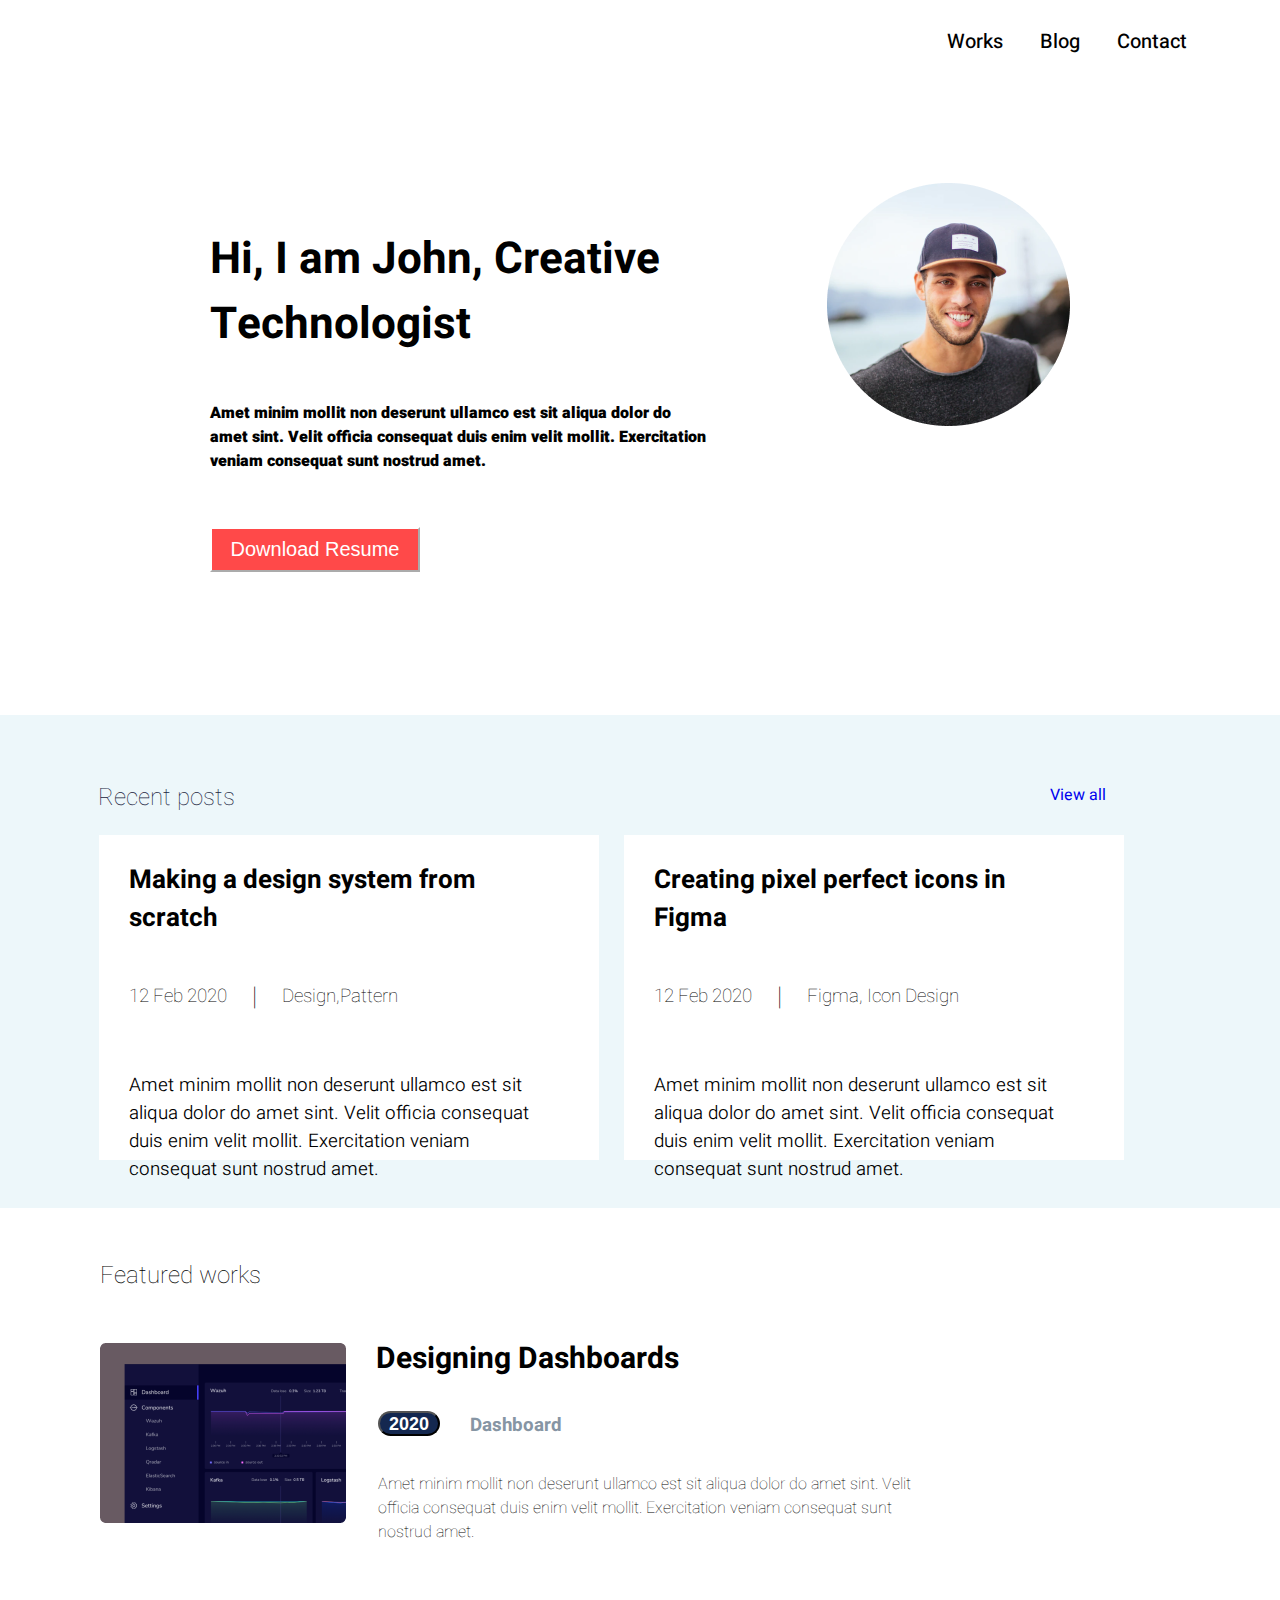
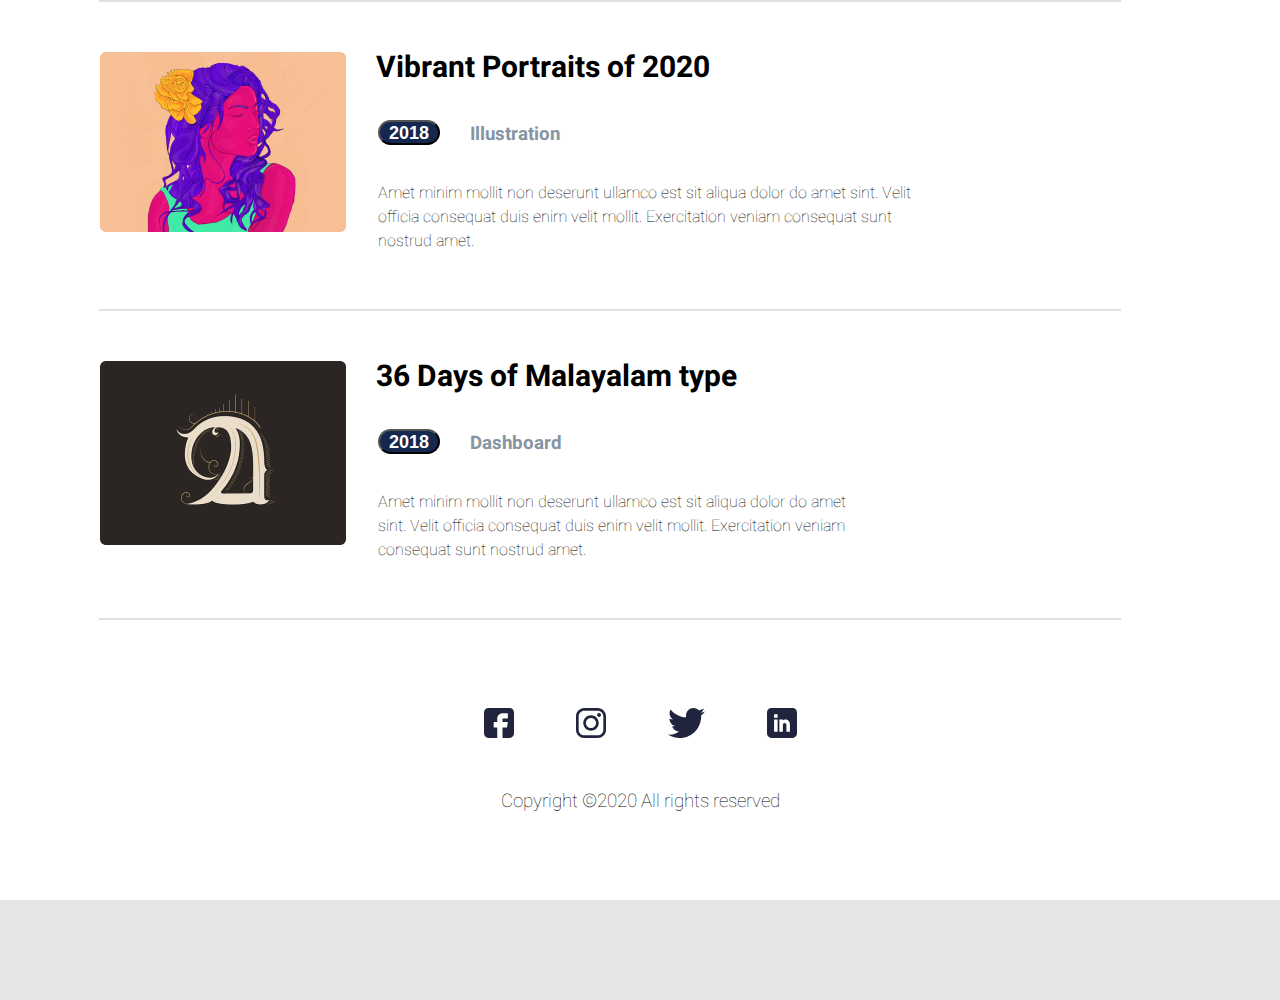
<file: index.html>
<!DOCTYPE html>
<html lang="en">
  <head>
    <meta charset="UTF-8" />
    <meta http-equiv="X-UA-Compatible" content="IE=edge" />
    <meta name="viewport" content="width=device-width, initial-scale=1.0" />
    <meta name="viewport" content="width=device-width, initial-scale=1.0" />
    <link rel="stylesheet" href="./style.css" />
    <link rel="preconnect" href="https://fonts.googleapis.com" />
    <link rel="preconnect" href="https://fonts.gstatic.com" crossorigin />
    <link
      href="https://fonts.googleapis.com/css2?family=Heebo:wght@100;200;300;400;500;600&display=swap"
      rel="stylesheet"
    />
    <title>MyPortfolio</title>
  </head>
  <body>
    <div class="container">
      <nav>
        <a href="./works.html">Works</a>
        <a href="./blog.html">Blog</a>
        <a href="./contact.html">Contact</a>
      </nav>
    </div>
    <div class="container1">
      <div class="section">
        <div class="block">
          <div class="blockIn">
            <p class="hiJohn">Hi, I am John, Creative Technologist</p>
            <p class="justText">
              Amet minim mollit non deserunt ullamco est sit aliqua dolor do
              amet sint. Velit officia consequat duis enim velit mollit.
              Exercitation veniam consequat sunt nostrud amet.
            </p>
            <button>Download Resume</button>
          </div>
          <picture>
            <img src="./Ellipse 1.png" />
          </picture>
        </div>
      </div>
    </div>

    <div class="section2">
      <div class="recentPost">
        <h2>Recent posts</h2>
        <a href="#">View all</a>
      </div>
      <div class="myBlock">
        <div class="block1">
          <p>Making a design system from <br />scratch</p>
          <div class="month">
            <h3>12 Feb 2020</h3>
            <p>|</p>
            <h3>Design,Pattern</h3>
          </div>
          <h3>
            Amet minim mollit non deserunt ullamco est sit<br />
            aliqua dolor do amet sint. Velit officia consequat <br />duis enim
            velit mollit. Exercitation veniam<br />
            consequat sunt nostrud amet.
          </h3>
        </div>
        <div class="block1">
          <p>
            Creating pixel perfect icons in<br />
            Figma
          </p>
          <div class="month">
            <h3>12 Feb 2020</h3>
            <p>|</p>
            <h3>Figma, Icon Design</h3>
          </div>
          <h3>
            Amet minim mollit non deserunt ullamco est sit<br />
            aliqua dolor do amet sint. Velit officia consequat<br />
            duis enim velit mollit. Exercitation veniam<br />
            consequat sunt nostrud amet.
          </h3>
        </div>
      </div>
    </div>
    <div class="section3">
      <div class="featuredWorks">
        <h2>Featured works</h2>
      </div>
      <div class="pictureInBlock">
        <div class="picturesForDesign">
          <img src="./Rectangle 30.png" />
        </div>
        <div class="textForDesign">
          <p class="dashboard">Designing Dashboards</p>
          <div class="buttonWithText">
            <button>2020</button>
            <h3>Dashboard</h3>
          </div>
          <p class="text">
            Amet minim mollit non deserunt ullamco est sit aliqua dolor do amet
            sint. Velit<br />
            officia consequat duis enim velit mollit. Exercitation veniam
            consequat sunt<br />
            nostrud amet.
          </p>
        </div>
      </div>
      <div class="vector"></div>
      <div class="pictureInBlock">
        <div class="picturesForDesign">
          <img src="./Rectangle 32.png" />
        </div>
        <div class="textForDesign">
          <p class="dashboard">Vibrant Portraits of 2020</p>
          <div class="buttonWithText">
            <button>2018</button>
            <h3>Illustration</h3>
          </div>
          <p class="text">
            Amet minim mollit non deserunt ullamco est sit aliqua dolor do amet
            sint. Velit<br />
            officia consequat duis enim velit mollit. Exercitation veniam
            consequat sunt<br />
            nostrud amet.
          </p>
        </div>
      </div>
      <div class="vector"></div>
      <div class="pictureInBlock">
        <div class="picturesForDesign">
          <img src="./Rectangle 34.png" />
        </div>
        <div class="textForDesign">
          <p class="dashboard">36 Days of Malayalam type</p>
          <div class="buttonWithText">
            <button>2018</button>
            <h3>Dashboard</h3>
          </div>
          <p class="text">
            Amet minim mollit non deserunt ullamco est sit aliqua dolor do
            amet<br />
            sint. Velit officia consequat duis enim velit mollit. Exercitation
            veniam<br />
            consequat sunt nostrud amet.
          </p>
        </div>
      </div>
      <div class="vector"></div>
    </div>
    <footer>
      <div class="socialMediaLogo">
        <img src="./fb.svg" />
        <img src="./insta.svg" />
        <img src="./Vector.svg" />
        <img src="./Linkedin.svg" />
      </div>
      <h3>Copyright ©2020 All rights reserved</h3>
      <div class="greyEnd"></div>
    </footer>
  </body>
</html>
</file>
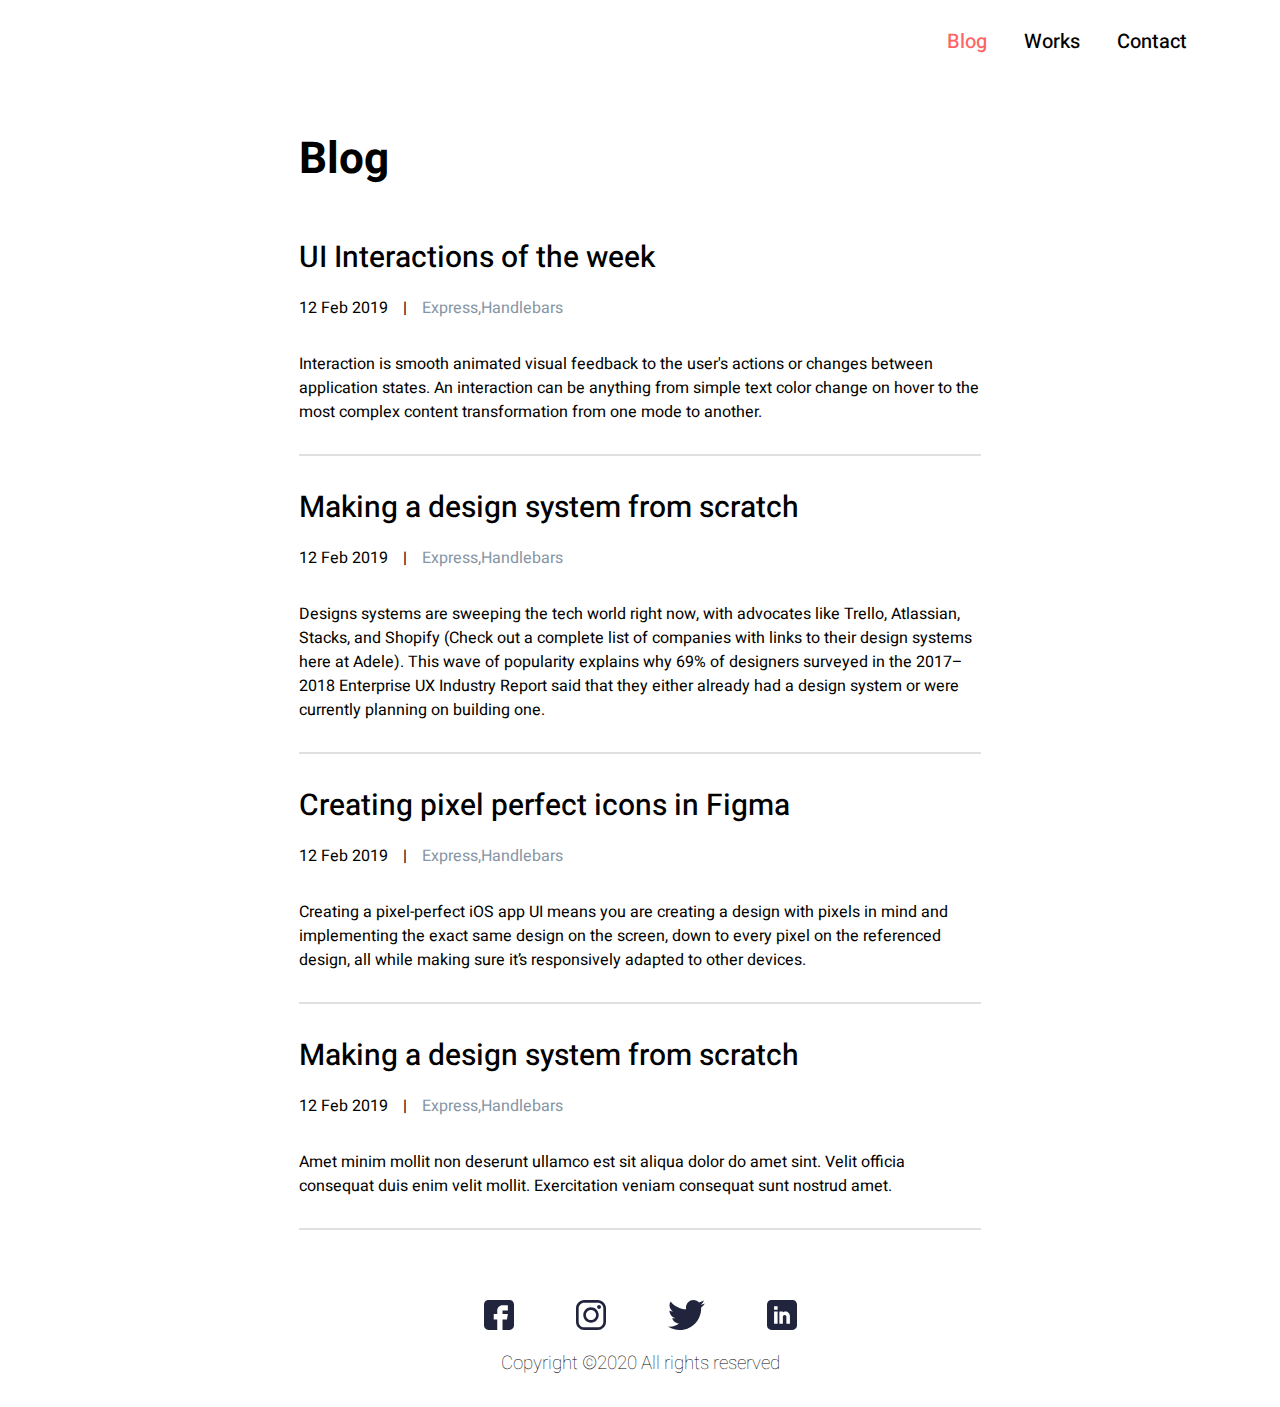
<file: blog.html>
<!DOCTYPE html>
<html lang="en">
  <head>
    <meta charset="UTF-8" />
    <meta http-equiv="X-UA-Compatible" content="IE=edge" />
    <meta name="viewport" content="width=device-width, initial-scale=1.0" />
    <link rel="stylesheet" href="./blog.css" />
    <link rel="preconnect" href="https://fonts.googleapis.com" />
    <link rel="preconnect" href="https://fonts.gstatic.com" crossorigin />
    <link
      href="https://fonts.googleapis.com/css2?family=Heebo:wght@100;200;300;400;500;600&display=swap"
      rel="stylesheet"
    />
    <title>Blog</title>
  </head>
  <body>
    <div class="section1">
      <header>
        <nav>
          <a href="./index.html" class="one">Blog</a>
          <a href="./works.html">Works</a>
          <a href="./contact.html">Contact</a>
        </nav>
      </header>
      <div class="section2">
        <div class="block1">
          <p class="blog">Blog</p>
          <div class="block2">
            <p class="uiInteractionsOfTheWeek">UI Interactions of the week</p>
          </div>
          <div class="block3">
            <p class="data">12 Feb 2019</p>
            <p class="lineHorizontal">|</p>
            <p class="express">Express,Handlebars</p>
          </div>
          <div class="block4">
            <p class="aboutText">
              Interaction is smooth animated visual feedback to the user's
              actions or changes between application states. An interaction can
              be anything from simple text color change on hover to the most
              complex content transformation from one mode to another.
            </p>
            <div class="vector"></div>
          </div>
        </div>
      </div>
      <div class="section2">
        <div class="block1">
          <div class="block2">
            <p class="uiInteractionsOfTheWeek">
              Making a design system from scratch
            </p>
          </div>
          <div class="block3">
            <p class="data">12 Feb 2019</p>
            <p class="lineHorizontal">|</p>
            <p class="express">Express,Handlebars</p>
          </div>
          <div class="block4">
            <p class="aboutText">
              Designs systems are sweeping the tech world right now, with
              advocates like Trello, Atlassian, Stacks, and Shopify (Check out a
              complete list of companies with links to their design systems here
              at Adele). This wave of popularity explains why 69% of designers
              surveyed in the 2017–2018 Enterprise UX Industry Report said that
              they either already had a design system or were currently planning
              on building one.
            </p>
            <div class="vector"></div>
          </div>
        </div>
      </div>
      <div class="section2">
        <div class="block1">
          <div class="block2">
            <p class="uiInteractionsOfTheWeek">
              Creating pixel perfect icons in Figma
            </p>
          </div>
          <div class="block3">
            <p class="data">12 Feb 2019</p>
            <p class="lineHorizontal">|</p>
            <p class="express">Express,Handlebars</p>
          </div>
          <div class="block4">
            <p class="aboutText">
              Creating a pixel-perfect iOS app UI means you are creating a
              design with pixels in mind and implementing the exact same design
              on the screen, down to every pixel on the referenced design, all
              while making sure it’s responsively adapted to other devices.
            </p>
            <div class="vector"></div>
          </div>
        </div>
      </div>
      <div class="section2">
        <div class="block1">
          <div class="block2">
            <p class="uiInteractionsOfTheWeek">
              Making a design system from scratch
            </p>
          </div>
          <div class="block3">
            <p class="data">12 Feb 2019</p>
            <p class="lineHorizontal">|</p>
            <p class="express">Express,Handlebars</p>
          </div>
          <div class="block4">
            <p class="aboutText">
              Amet minim mollit non deserunt ullamco est sit aliqua dolor do
              amet sint. Velit officia consequat duis enim velit mollit.
              Exercitation veniam consequat sunt nostrud amet.
            </p>
            <div class="vector"></div>
          </div>
        </div>
      </div>
    </div>
    <footer>
      <div class="socialMediaLogo">
        <img src="./fb.svg" />
        <img src="./insta.svg" />
        <img src="./Vector.svg" />
        <img src="./Linkedin.svg" />
      </div>
      <h3>Copyright ©2020 All rights reserved</h3>
    </footer>
  </body>
</html>
</file>
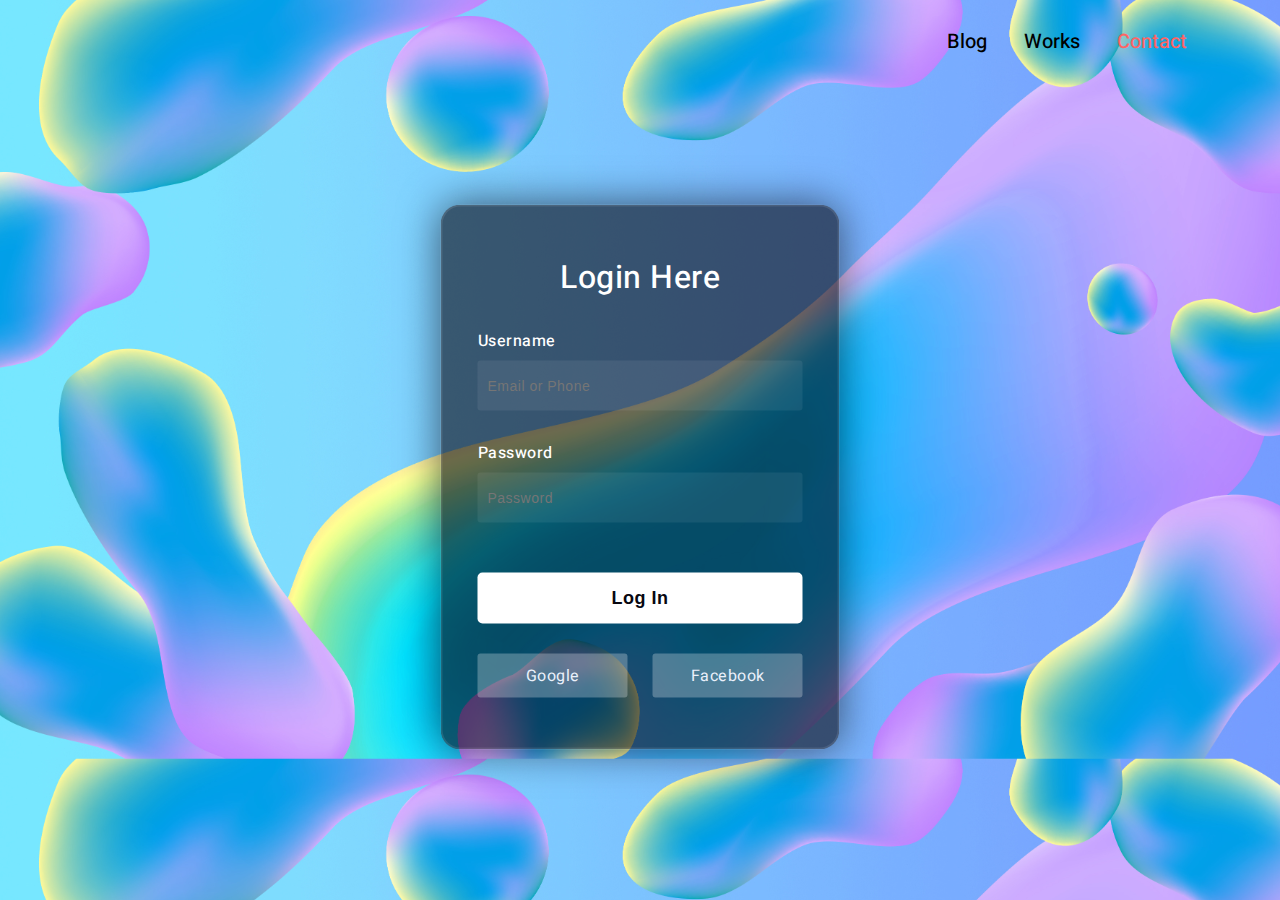
<file: contact.html>
<!DOCTYPE html>
<html lang="en">
  <head>
    <meta charset="UTF-8" />
    <meta http-equiv="X-UA-Compatible" content="IE=edge" />
    <meta name="viewport" content="width=device-width, initial-scale=1.0" />
    <title>Contact</title>
    <link rel="stylesheet" href="./contact.css" />
    <link rel="preconnect" href="https://fonts.googleapis.com" />
    <link rel="preconnect" href="https://fonts.gstatic.com" crossorigin />
    <link
      href="https://fonts.googleapis.com/css2?family=Heebo:wght@100;200;300;400;500;600&display=swap"
      rel="stylesheet"
    />
  </head>
  <body>
    <header>
        <nav>
          <a href="./blog.html">Blog</a>
          <a href="./index.html" >Works</a>
          <a href="./contact.html" class="one">Contact</a>
        </nav>
      </header>
    <form>
      <h3>Login Here</h3>
      <label for="username">Username</label>
      <input type="text" placeholder="Email or Phone" id="username" />
      <label for="password">Password</label>
      <input type="password" placeholder="Password" id="password" />
      <button>Log In</button>
      <div class="social">
        <div class="go"> Google</div>
        <div class="fb"> Facebook</div>
      </div>
    </form>
  </body>
</html>
</file>
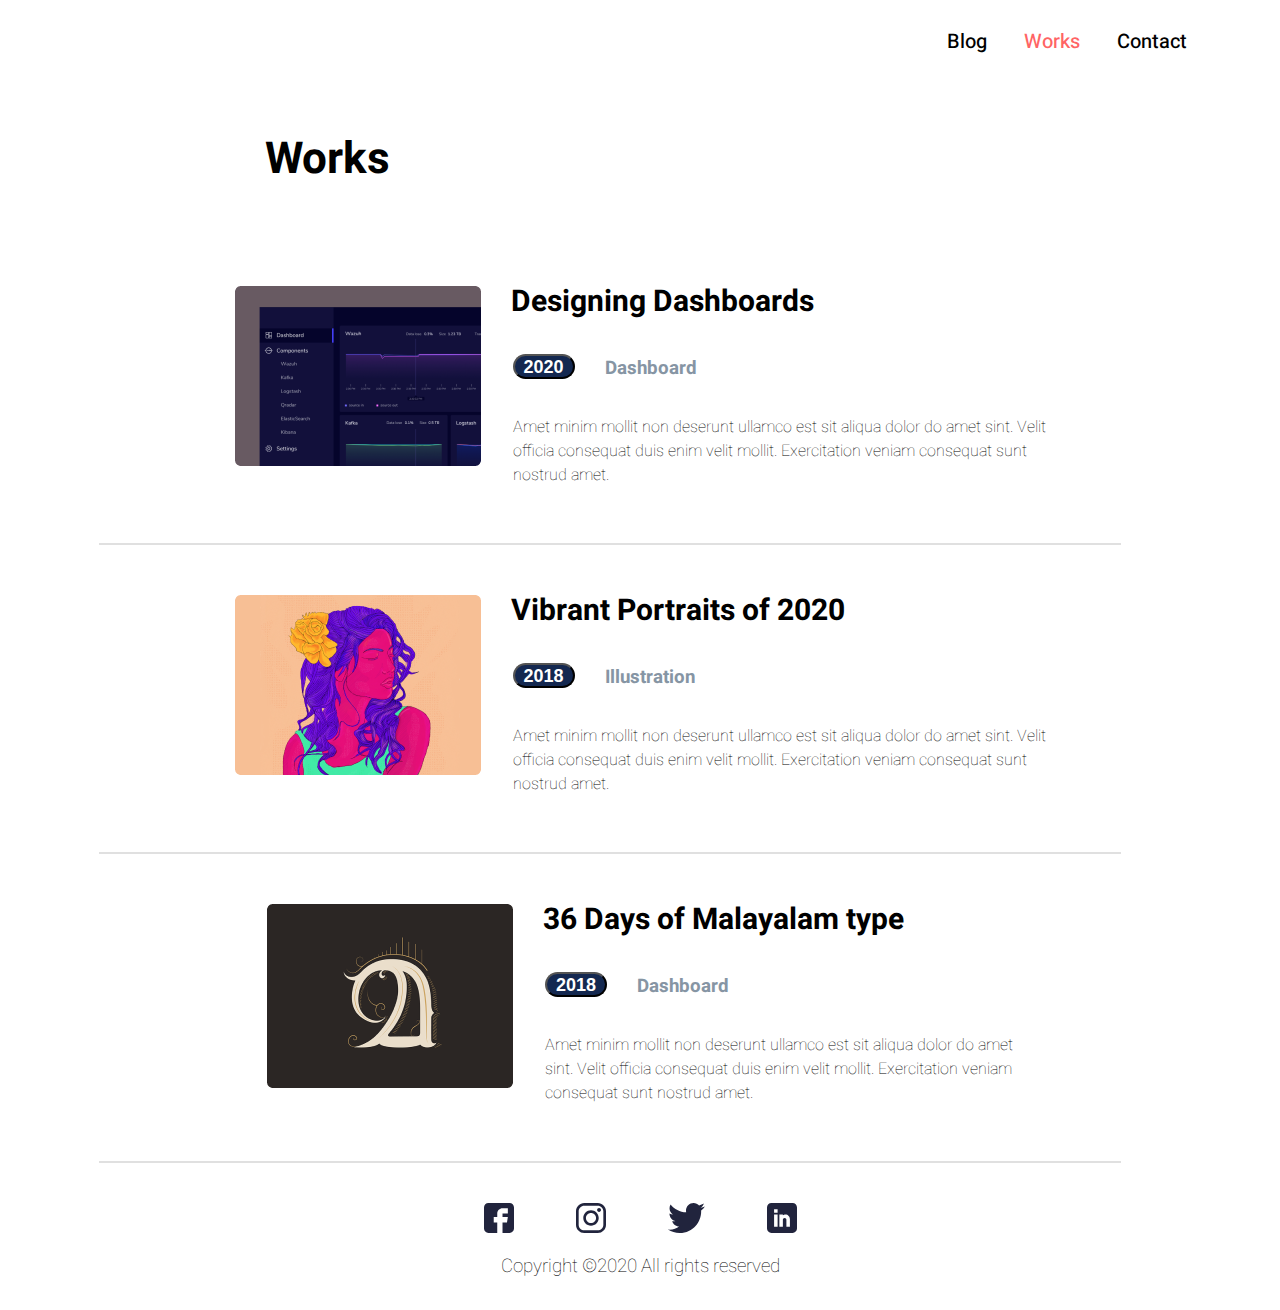
<file: works.html>
<!DOCTYPE html>
<html lang="en">
  <head>
    <meta charset="UTF-8" />
    <meta http-equiv="X-UA-Compatible" content="IE=edge" />
    <meta name="viewport" content="width=device-width, initial-scale=1.0" />
    <link rel="stylesheet" href="./works.css" />
    <link rel="preconnect" href="https://fonts.googleapis.com" />
    <link rel="preconnect" href="https://fonts.gstatic.com" crossorigin />
    <link
      href="https://fonts.googleapis.com/css2?family=Heebo:wght@100;200;300;400;500;600&display=swap"
      rel="stylesheet"
    />
    <title>Works</title>
  </head>
  <body>
    <div class="section1">
      <header>
        <nav>
          <a href="./blog.html">Blog</a>
          <a href="./index.html" class="one">Works</a>
          <a href="./contact.html">Contact</a>
        </nav>
      </header>
      <div class="section3">
        <div class="featuredWorks">
          <p class="blog">Works</p>
        </div>
        <div class="pictureInBlock">
          <div class="picturesForDesign">
            <img src="./Rectangle 30.png" />
          </div>
          <div class="textForDesign">
            <p class="dashboard">Designing Dashboards</p>
            <div class="buttonWithText">
              <button>2020</button>
              <h3>Dashboard</h3>
            </div>
            <p class="text">
              Amet minim mollit non deserunt ullamco est sit aliqua dolor do
              amet sint. Velit<br />
              officia consequat duis enim velit mollit. Exercitation veniam
              consequat sunt<br />
              nostrud amet.
            </p>
          </div>
        </div>
        <div class="vector"></div>
        <div class="pictureInBlock">
          <div class="picturesForDesign">
            <img src="./Rectangle 32.png" />
          </div>
          <div class="textForDesign">
            <p class="dashboard">Vibrant Portraits of 2020</p>
            <div class="buttonWithText">
              <button>2018</button>
              <h3>Illustration</h3>
            </div>
            <p class="text">
              Amet minim mollit non deserunt ullamco est sit aliqua dolor do
              amet sint. Velit<br />
              officia consequat duis enim velit mollit. Exercitation veniam
              consequat sunt<br />
              nostrud amet.
            </p>
          </div>
        </div>
        <div class="vector"></div>
        <div class="pictureInBlock">
          <div class="picturesForDesign">
            <img src="./Rectangle 34.png" />
          </div>
          <div class="textForDesign">
            <p class="dashboard">36 Days of Malayalam type</p>
            <div class="buttonWithText">
              <button>2018</button>
              <h3>Dashboard</h3>
            </div>
            <p class="text">
              Amet minim mollit non deserunt ullamco est sit aliqua dolor do
              amet<br />
              sint. Velit officia consequat duis enim velit mollit. Exercitation
              veniam<br />
              consequat sunt nostrud amet.
            </p>
          </div>
        </div>
        <div class="vector"></div>
      </div>
    </div>
    <footer>
      <div class="socialMediaLogo">
        <img src="./fb.svg" />
        <img src="./insta.svg" />
        <img src="./Vector.svg" />
        <img src="./Linkedin.svg" />
      </div>
      <h3>Copyright ©2020 All rights reserved</h3>
    </footer>
  </body>
</html>
</file>
<file: style.css>
html{width:100%;height:100%;margin:0;padding:0}body{width:100%;height:100%;margin:0;font-family:"Heebo",sans-serif}body .container{align-items:center;display:flex;justify-content:right}body .container nav{padding:27px 60px}body .container nav a{margin-right:33px;font-weight:500;font-size:20px;line-height:29px;text-decoration:none;color:#000}body .container1{padding:100px 20px 58px}body .container1 .section{max-width:860px;margin:0 auto;display:flex;justify-content:center}body .container1 .section .block{display:flex}body .container1 .section .block .blockIn .hiJohn{font-weight:700;font-size:44px}body .container1 .section .block .blockIn .justText{margin-top:40px;font-weight:900;font-size:16px}body .container1 .section .block .blockIn button{border-color:#fff;background-color:#ff4949;margin-top:38px;width:210px;height:45px;font-weight:500;font-size:20px;color:#fff}body .container1 .section .block .blockIn button:hover{background-color:#fff;color:#000;transition:500ms ease}body .container1 .section .block picture img{margin-left:115px}body .section2{height:493px;background-color:#edf7fa;margin-top:85px}body .section2 .recentPost{display:flex}body .section2 .recentPost h2{color:#21243d;padding-left:98px;padding-top:45px;font-weight:100}body .section2 .recentPost a{margin-left:815px;margin-top:68px;text-decoration:none}body .section2 .myBlock{display:flex;gap:25px;margin-left:99px}body .section2 .myBlock .block1{background-color:#fff;width:500px;height:325px}body .section2 .myBlock .block1 p{font-size:26px;font-weight:bold;padding-left:30px}body .section2 .myBlock .block1 .month{display:flex;gap:15px;padding-left:30px}body .section2 .myBlock .block1 .month h3{font-weight:100;padding:0}body .section2 .myBlock .block1 .month p{font-weight:100;padding:10px;margin-top:5px}body .section2 .myBlock .block1 h3{display:flex;font-weight:300;padding-left:30px}body .section3{height:1060px}body .section3 h2{padding-top:50px;margin:0;padding-left:100px;font-weight:100}body .section3 .pictureInBlock{display:flex}body .section3 .pictureInBlock .picturesForDesign img{padding-left:100px;margin-top:50px}body .section3 .pictureInBlock .textForDesign .dashboard{font-size:30px;padding-left:30px;padding-top:14px;font-weight:bold}body .section3 .pictureInBlock .textForDesign .buttonWithText{display:flex;gap:30px;padding-left:32px}body .section3 .pictureInBlock .textForDesign .buttonWithText h3{display:flex;margin:0;color:#8695a4}body .section3 .pictureInBlock .textForDesign .buttonWithText button{background-color:#142850;width:62px;height:25px;border-radius:20px;color:#fff;font-weight:bold;font-size:18px}body .section3 .pictureInBlock .textForDesign .text{font-weight:100;padding-left:32px;padding-top:17px}body .section3 .vector{border:1px solid #e0e0e0;width:1020px;margin-left:99px;margin-top:40px}body footer{margin:0;height:300px}body footer .socialMediaLogo{display:flex;justify-content:center;gap:62px;padding-top:40px}body footer h3{display:flex;font-weight:100;justify-content:center;padding-top:30px}body footer .greyEnd{height:100px;background-color:#e5e5e5;margin-top:85px}@media screen and (max-width: 907px){.block{flex-direction:column-reverse}.block .blockIn{display:flex;justify-content:center;align-items:center;flex-direction:column}.myBlock{flex-direction:column}}
</file>
<file: blog.css>
html{width:100%;height:100%;margin:0;padding:0}body{width:100%;height:100%;margin:0;font-family:"Heebo",sans-serif}body .section1{display:flex;flex-direction:column}body .section1 header{align-items:center;display:flex;justify-content:right}body .section1 header nav{padding:27px 60px}body .section1 header nav .one{color:#ff6464}body .section1 header nav a{margin-right:33px;font-weight:500;font-size:20px;line-height:29px;text-decoration:none;color:#000}body .section1 .section2{display:grid;justify-content:center}body .section1 .section2 .block1{display:grid;max-width:682px}body .section1 .section2 .block1 .blog{font-size:44px;font-weight:700}body .section1 .section2 .block1 .block2 .uiInteractionsOfTheWeek{font-size:30px;font-weight:500;margin:0}body .section1 .section2 .block1 .block3{display:flex;gap:15px}body .section1 .section2 .block1 .block3 .data{font-weight:400}body .section1 .section2 .block1 .block3 .express{color:#8695a4}body .section1 .section2 .block1 .block4 .vector{max-width:681px;border:1px solid #e0e0e0;margin-top:30px;margin-bottom:30px}body footer .socialMediaLogo{display:flex;justify-content:center;gap:62px;padding-top:40px}body footer h3{display:flex;font-weight:100;justify-content:center;padding-bottom:30px}
</file>
<file: contact.css>
*{margin:0;padding:0;box-sizing:border-box}body{background-image:url(./gradientforbackground.jpg);background-size:cover;font-family:"Heebo",sans-serif}body header{align-items:center;display:flex;justify-content:right}body header nav{padding:27px 60px}body header nav .one{color:#ff6464}body header nav a{margin-right:33px;font-weight:500;font-size:20px;line-height:29px;text-decoration:none;color:#000}form{background-color:rgba(8,7,16,.6);position:absolute;transform:translate(-50%, -50%);top:53%;left:50%;border-radius:20px;border:2px solid rgba(255,255,255,.1);box-shadow:0 0 40px rgba(8,7,16,.6);padding:50px 35px}form *{color:#fff;letter-spacing:.5px;outline:none;border:none}form h3{font-size:32px;font-weight:500;line-height:42px;text-align:center}label{display:block;margin-top:30px;font-size:16px;font-weight:500}input{height:50px;width:100%;background-color:rgba(255,255,255,.07);border-radius:3px;padding:0 10px;margin-top:8px;font-size:14px;font-weight:300}button{margin-top:50px;width:100%;background-color:#fff;color:#080710;padding:15px 0;font-size:18px;font-weight:600;border-radius:5px;cursor:pointer;transition:.3s}button:hover{background-color:#4b4b4b;color:#fff}.social{margin-top:30px;display:flex}.social div{width:150px;border-radius:3px;padding:10px;background-color:rgba(255,255,255,.27);color:#eaf0fb;text-align:center;transition:.3s}.social div:hover{background-color:rgba(104,104,104,.58)}.social .fb{margin-left:25px}.social i{margin-right:4px}
</file>
<file: works.css>
html{width:100%;height:100%;margin:0;padding:0}body{width:100%;height:100%;margin:0;font-family:"Heebo",sans-serif}body .section1{display:flex;flex-direction:column}body .section1 header{align-items:center;display:flex;justify-content:right}body .section1 header nav{padding:27px 60px}body .section1 header nav .one{color:#ff6464}body .section1 header nav a{margin-right:33px;font-weight:500;font-size:20px;line-height:29px;text-decoration:none;color:#000}body .section3{display:flex;flex-direction:column;justify-content:center}body .section3 .blog{font-size:44px;font-weight:700;margin-left:265px}body .section3 .pictureInBlock{display:flex;justify-content:center}body .section3 .pictureInBlock .picturesForDesign img{margin-top:50px}body .section3 .pictureInBlock .textForDesign .dashboard{font-size:30px;padding-left:30px;padding-top:14px;font-weight:bold}body .section3 .pictureInBlock .textForDesign .buttonWithText{display:flex;gap:30px;padding-left:32px}body .section3 .pictureInBlock .textForDesign .buttonWithText h3{display:flex;margin:0;color:#8695a4}body .section3 .pictureInBlock .textForDesign .buttonWithText button{background-color:#142850;width:62px;height:25px;border-radius:20px;color:#fff;font-weight:bold;font-size:18px}body .section3 .pictureInBlock .textForDesign .text{font-weight:100;padding-left:32px;padding-top:17px}body .section3 .vector{border:1px solid #e0e0e0;width:1020px;margin-left:99px;margin-top:40px}body footer .socialMediaLogo{display:flex;justify-content:center;gap:62px;padding-top:40px}body footer h3{display:flex;font-weight:100;justify-content:center;padding-bottom:30px}@media screen and (max-width: 860px){.pictureInBlock{display:flex;flex-direction:column;justify-content:center}.pictureInBlock .picturesForDesign{display:flex;justify-content:center}}
</file>
